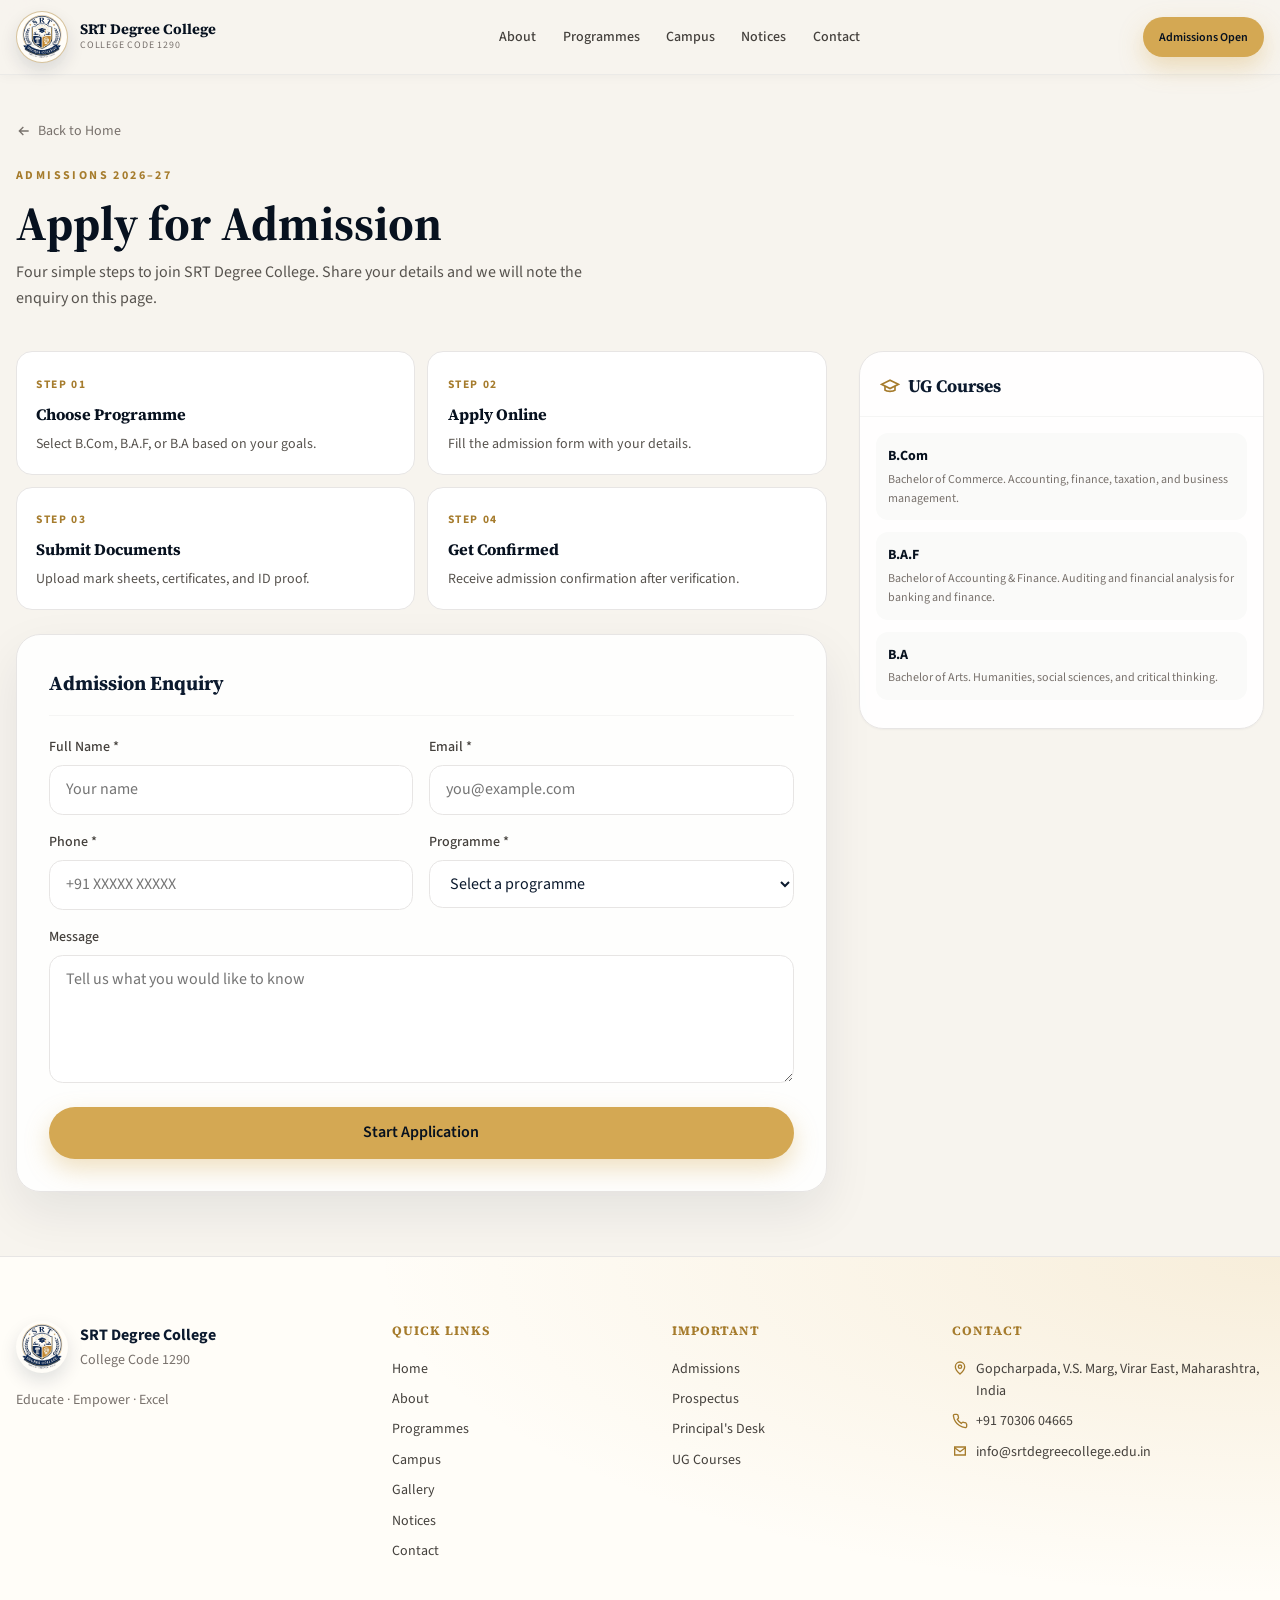
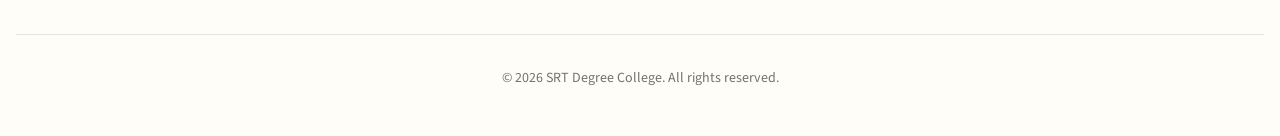
<file: admissions.html>
<!DOCTYPE html>
<html lang="en">
<head>
  <meta charset="UTF-8">
  <meta name="viewport" content="width=device-width, initial-scale=1.0">
  <title>Admissions | SRT Degree College</title>
  <meta name="description" content="Apply for admission to SRT Degree College, College Code 1290. B.Com, B.A.F, and B.A for 2026–27.">
  <link rel="icon" type="image/png" href="images/logo.png">
  <link rel="preconnect" href="https://fonts.googleapis.com">
  <link rel="preconnect" href="https://fonts.gstatic.com" crossorigin>
  <link href="https://fonts.googleapis.com/css2?family=Source+Sans+3:ital,wght@0,400;0,500;0,600;0,700;1,400&family=Source+Serif+4:opsz,wght@8..60,500;8..60,600;8..60,700&display=swap" rel="stylesheet">
  <link rel="stylesheet" href="css/style.css">
</head>
<body data-nav="solid">
  <header class="site-header is-solid" data-header>
    <div class="wrap header-inner">
      <a class="brand" href="index.html">
        <img class="brand-logo" src="images/logo.png" alt="" width="44" height="44">
        <span class="brand-copy">
          <p class="brand-name">SRT Degree College</p>
          <p class="brand-tag">College Code 1290</p>
        </span>
      </a>
      <nav class="nav-desktop" aria-label="Primary">
        <a class="nav-link" href="index.html#about">About</a>
        <a class="nav-link" href="index.html#programmes">Programmes</a>
        <a class="nav-link" href="index.html#campus">Campus</a>
        <a class="nav-link" href="index.html#notices">Notices</a>
        <a class="nav-link" href="index.html#contact">Contact</a>
      </nav>
      <div class="header-actions">
        <a class="btn btn-accent btn-sm desktop-cta" href="admissions.html">Admissions Open</a>
        <button class="menu-toggle" type="button" data-menu aria-expanded="false" aria-controls="mobile-nav" aria-label="Open menu">
          <svg viewBox="0 0 24 24" width="22" height="22" fill="none" stroke="currentColor" stroke-width="2" aria-hidden="true"><path d="M4 7h16M4 12h16M4 17h16"/></svg>
        </button>
      </div>
    </div>
    <div class="nav-mobile" id="mobile-nav" data-mobile-nav>
      <div class="nav-mobile-inner">
        <a class="nav-link" href="index.html#home">Home</a>
        <a class="nav-link" href="index.html#about">About</a>
        <a class="nav-link" href="index.html#programmes">Programmes</a>
        <a class="nav-link" href="index.html#campus">Campus</a>
        <a class="nav-link" href="index.html#notices">Notices</a>
        <a class="nav-link" href="index.html#contact">Contact</a>
        <a class="btn btn-accent btn-block" href="admissions.html">Admissions Open</a>
      </div>
    </div>
  </header>

  <main class="page">
    <div class="wrap">
      <div data-admission-thanks hidden>
        <div class="success">
          <svg viewBox="0 0 24 24" width="64" height="64" fill="none" stroke="#a67c2d" stroke-width="1.5" aria-hidden="true"><circle cx="12" cy="12" r="9"/><path d="M8 12.5l2.5 2.5L16 9"/></svg>
          <h1>Enquiry noted</h1>
          <p class="page-intro" style="margin-inline:auto;">Thank you for your interest in SRT Degree College. This form stays on the page and is not emailed. Call +91 70306 04665 to continue your application for 2026–27.</p>
          <a class="btn btn-solid" style="margin-top: 2rem;" href="index.html">Back to Home</a>
        </div>
      </div>

      <div data-admission-form>
        <a class="back-link" href="index.html">
          <svg viewBox="0 0 24 24" width="16" height="16" fill="none" stroke="currentColor" stroke-width="2" aria-hidden="true"><path d="M19 12H5M11 18l-6-6 6-6"/></svg>
          Back to Home
        </a>
        <p class="page-kicker">Admissions 2026–27</p>
        <h1>Apply for Admission</h1>
        <p class="page-intro">Four simple steps to join SRT Degree College. Share your details and we will note the enquiry on this page.</p>

        <div class="page-grid" style="margin-top: 2.5rem;">
          <div>
            <ol class="steps">
              <li class="step">
                <span>Step 01</span>
                <strong>Choose Programme</strong>
                <p>Select B.Com, B.A.F, or B.A based on your goals.</p>
              </li>
              <li class="step">
                <span>Step 02</span>
                <strong>Apply Online</strong>
                <p>Fill the admission form with your details.</p>
              </li>
              <li class="step">
                <span>Step 03</span>
                <strong>Submit Documents</strong>
                <p>Upload mark sheets, certificates, and ID proof.</p>
              </li>
              <li class="step">
                <span>Step 04</span>
                <strong>Get Confirmed</strong>
                <p>Receive admission confirmation after verification.</p>
              </li>
            </ol>

            <form class="form-card" data-admission>
              <h2 class="form-head">Admission Enquiry</h2>
              <div class="fields">
                <div class="fields fields-2">
                  <div class="field">
                    <label for="applicant-name">Full Name *</label>
                    <input id="applicant-name" name="name" required placeholder="Your name">
                  </div>
                  <div class="field">
                    <label for="applicant-email">Email *</label>
                    <input id="applicant-email" name="email" type="email" required placeholder="you@example.com">
                  </div>
                </div>
                <div class="fields fields-2">
                  <div class="field">
                    <label for="applicant-phone">Phone *</label>
                    <input id="applicant-phone" name="phone" type="tel" required placeholder="+91 XXXXX XXXXX">
                  </div>
                  <div class="field">
                    <label for="programme">Programme *</label>
                    <select id="programme" name="programme" required>
                      <option value="">Select a programme</option>
                      <option>B.Com — Bachelor of Commerce</option>
                      <option>B.A.F — Bachelor of Accounting &amp; Finance</option>
                      <option>B.A — Bachelor of Arts</option>
                    </select>
                  </div>
                </div>
                <div class="field">
                  <label for="applicant-message">Message</label>
                  <textarea id="applicant-message" name="message" rows="4" placeholder="Tell us what you would like to know"></textarea>
                </div>
                <button class="btn btn-accent btn-lg btn-block" type="submit">Start Application</button>
              </div>
            </form>
          </div>

          <aside class="doc-card" id="programmes">
            <h2>
              <svg viewBox="0 0 24 24" width="20" height="20" fill="none" stroke="#a67c2d" stroke-width="2" aria-hidden="true"><path d="M22 10L12 5 2 10l10 5 10-5z"/><path d="M6 12v5c2 2 10 2 12 0v-5"/></svg>
              UG Courses
            </h2>
            <ol class="doc-list">
              <li><strong>B.Com</strong><span>Bachelor of Commerce. Accounting, finance, taxation, and business management.</span></li>
              <li><strong>B.A.F</strong><span>Bachelor of Accounting &amp; Finance. Auditing and financial analysis for banking and finance.</span></li>
              <li><strong>B.A</strong><span>Bachelor of Arts. Humanities, social sciences, and critical thinking.</span></li>
            </ol>
          </aside>
        </div>
      </div>
    </div>
  </main>

  <footer class="site-footer">
    <div class="wrap">
      <div class="footer-grid">
        <div>
          <div class="footer-brand">
            <img class="footer-logo" src="images/logo.png" alt="" width="44" height="44">
            <div>
              <p><strong>SRT Degree College</strong></p>
              <p class="muted">College Code 1290</p>
            </div>
          </div>
          <p class="fine">Educate · Empower · Excel</p>
        </div>
        <div>
          <h4>Quick Links</h4>
          <ul>
            <li><a href="index.html#home">Home</a></li>
            <li><a href="index.html#about">About</a></li>
            <li><a href="index.html#programmes">Programmes</a></li>
            <li><a href="index.html#campus">Campus</a></li>
            <li><a href="index.html#gallery">Gallery</a></li>
            <li><a href="index.html#notices">Notices</a></li>
            <li><a href="index.html#contact">Contact</a></li>
          </ul>
        </div>
        <div>
          <h4>Important</h4>
          <ul>
            <li><a href="admissions.html">Admissions</a></li>
            <li><a href="index.html#prospectus">Prospectus</a></li>
            <li><a href="index.html#about">Principal's Desk</a></li>
            <li><a href="#programmes">UG Courses</a></li>
          </ul>
        </div>
        <div>
          <h4>Contact</h4>
          <ul>
            <li class="contact-line">
              <svg viewBox="0 0 24 24" width="16" height="16" fill="none" stroke="currentColor" stroke-width="2" aria-hidden="true"><path d="M12 21s7-6 7-11a7 7 0 1 0-14 0c0 5 7 11 7 11z"/><circle cx="12" cy="10" r="2.5"/></svg>
              <span>Gopcharpada, V.S. Marg, Virar East, Maharashtra, India</span>
            </li>
            <li class="contact-line">
              <svg viewBox="0 0 24 24" width="16" height="16" fill="none" stroke="currentColor" stroke-width="2" aria-hidden="true"><path d="M22 16.9v3a2 2 0 0 1-2.2 2 19.8 19.8 0 0 1-8.6-3.1 19.5 19.5 0 0 1-6-6A19.8 19.8 0 0 1 2.1 4.2 2 2 0 0 1 4.1 2h3a2 2 0 0 1 2 1.7c.1.9.3 1.8.6 2.6a2 2 0 0 1-.5 2.1L8 9.6a16 16 0 0 0 6 6l1.2-1.2a2 2 0 0 1 2.1-.5c.8.3 1.7.5 2.6.6a2 2 0 0 1 1.7 2z"/></svg>
              <a href="tel:+917030604665">+91 70306 04665</a>
            </li>
            <li class="contact-line">
              <svg viewBox="0 0 24 24" width="16" height="16" fill="none" stroke="currentColor" stroke-width="2" aria-hidden="true"><path d="M4 6h16v12H4z"/><path d="M4 7l8 6 8-6"/></svg>
              <a href="mailto:info@srtdegreecollege.edu.in">info@srtdegreecollege.edu.in</a>
            </li>
          </ul>
        </div>
      </div>
      <p class="legal">© <span data-year>2026</span> SRT Degree College. All rights reserved.</p>
    </div>
  </footer>
  <script src="js/main.js"></script>
</body>
</html>
</file>
<file: css/style.css>
:root {
  --cream: #f7f4ee;
  --ink: #0c1a2e;
  --navy-950: #07111f;
  --navy-900: #0c1a2e;
  --navy-800: #142d4a;
  --gold-300: #e8c06a;
  --gold-400: #d4a853;
  --gold-500: #c4922a;
  --gold-600: #a67c2d;
  --stone-200: #e7e5e4;
  --stone-400: #a8a29e;
  --stone-500: #78716c;
  --stone-600: #57534e;
  --stone-700: #44403c;
  --white: #ffffff;
  --shadow: 0 20px 50px rgba(12, 26, 46, 0.08);
  --radius: 1.5rem;
  --header-h: 5.5rem;
  --font-body: "Source Sans 3", system-ui, sans-serif;
  --font-display: "Source Serif 4", Georgia, serif;
}

*,
*::before,
*::after {
  box-sizing: border-box;
}

html {
  scroll-behavior: smooth;
  scroll-padding-top: 5.5rem;
}

body {
  margin: 0;
  background: var(--cream);
  color: var(--ink);
  font-family: var(--font-body);
  line-height: 1.6;
  -webkit-font-smoothing: antialiased;
}

img {
  max-width: 100%;
  display: block;
}

a {
  color: inherit;
  text-decoration: none;
}

button,
input,
textarea,
select {
  font: inherit;
}

::selection {
  background: rgba(212, 168, 83, 0.3);
  color: var(--ink);
}

.wrap {
  width: min(80rem, calc(100% - 2rem));
  margin-inline: auto;
}

.section {
  position: relative;
  padding: 5rem 0;
}

.section-label {
  display: inline-flex;
  align-items: center;
  gap: 0.6rem;
  color: #a67c2d;
  font-size: 0.75rem;
  font-weight: 700;
  letter-spacing: 0.2em;
  text-transform: uppercase;
}

.section-label::before {
  content: "";
  width: 2rem;
  height: 1px;
  background: linear-gradient(to right, #d4a853, transparent);
}

.section-title {
  margin: 0.75rem 0 0;
  font-family: var(--font-display);
  font-size: clamp(2rem, 4vw, 3.25rem);
  line-height: 1.05;
  letter-spacing: -0.015em;
  color: var(--navy-950);
}

.center {
  text-align: center;
}

.lead {
  max-width: 40rem;
  margin: 1rem auto 0;
  color: var(--stone-600);
}

.btn {
  display: inline-flex;
  align-items: center;
  justify-content: center;
  gap: 0.5rem;
  min-height: 2.75rem;
  padding: 0.65rem 1.5rem;
  border: 0;
  border-radius: 999px;
  font-size: 0.875rem;
  font-weight: 600;
  cursor: pointer;
  transition: transform 0.2s ease, filter 0.2s ease, background 0.2s ease;
}

.btn:hover {
  transform: translateY(-2px);
}

.btn-accent {
  color: var(--navy-950);
  background: var(--gold-400);
  box-shadow: 0 10px 24px rgba(212, 168, 83, 0.35);
}

.btn-accent:hover {
  filter: brightness(1.08);
}

.btn-solid {
  color: white;
  background: var(--navy-900);
  box-shadow: 0 10px 24px rgba(12, 26, 46, 0.2);
}

.btn-outline {
  color: var(--navy-900);
  background: rgba(255, 255, 255, 0.82);
  border: 1px solid rgba(12, 26, 46, 0.16);
}

.btn-lg {
  min-height: 3.25rem;
  padding-inline: 2rem;
  font-size: 1rem;
}

.btn-sm {
  min-height: 2.25rem;
  padding-inline: 1rem;
  font-size: 0.75rem;
}

.btn-block {
  width: 100%;
}

.site-header {
  position: fixed;
  inset: 0 0 auto;
  z-index: 50;
  padding: 1.15rem 0;
  transition: background 0.4s ease, box-shadow 0.4s ease, padding 0.4s ease, border-color 0.4s ease;
}

.site-header.is-scrolled,
.site-header.is-solid {
  padding: 0.7rem 0;
  background: rgba(247, 244, 238, 0.92);
  border-bottom: 1px solid rgba(231, 229, 228, 0.7);
  box-shadow: 0 1px 12px rgba(0, 0, 0, 0.04);
  backdrop-filter: blur(18px);
}

.header-inner {
  display: flex;
  align-items: center;
  justify-content: space-between;
  gap: 1rem;
}

.brand {
  display: flex;
  align-items: center;
  gap: 0.75rem;
}

.brand-mark {
  position: relative;
  display: grid;
  place-items: center;
  width: 2.75rem;
  height: 2.75rem;
  overflow: hidden;
  border-radius: 1rem;
  background: linear-gradient(to bottom right, var(--navy-900), var(--navy-800));
  color: var(--gold-300);
  font-family: var(--font-display);
  font-size: 0.85rem;
  font-weight: 700;
  box-shadow: 0 10px 20px rgba(12, 26, 46, 0.28);
}

.brand-mark::after {
  content: "";
  position: absolute;
  inset: 0;
  background: linear-gradient(to top right, rgba(212, 168, 83, 0.22), transparent);
}

.brand-name,
.brand-tag {
  margin: 0;
  transition: color 0.3s ease;
}

.brand-name {
  font-family: var(--font-display);
  font-size: 0.9rem;
  font-weight: 700;
  line-height: 1.15;
  color: var(--navy-950);
}

.brand-tag {
  font-size: 0.62rem;
  letter-spacing: 0.08em;
  text-transform: uppercase;
  color: var(--stone-500);
}

.site-header.is-scrolled .brand-name,
.site-header.is-solid .brand-name {
  color: var(--navy-950);
}

.site-header.is-scrolled .brand-tag,
.site-header.is-solid .brand-tag {
  color: var(--stone-500);
}

.nav-desktop {
  display: none;
  align-items: center;
  gap: 0.15rem;
}

.nav-link {
  border: 0;
  background: transparent;
  color: var(--stone-700);
  border-radius: 999px;
  padding: 0.5rem 1rem;
  font-size: 0.875rem;
  font-weight: 500;
  cursor: pointer;
}

.site-header.is-scrolled .nav-link,
.site-header.is-solid .nav-link {
  color: var(--stone-700);
}

.nav-link:hover {
  background: rgba(12, 26, 46, 0.06);
}

.site-header.is-scrolled .nav-link:hover,
.site-header.is-solid .nav-link:hover {
  background: rgba(12, 26, 46, 0.06);
}

.header-actions {
  display: flex;
  align-items: center;
  gap: 0.75rem;
}

.menu-toggle {
  display: grid;
  place-items: center;
  width: 2.5rem;
  height: 2.5rem;
  border: 0;
  border-radius: 0.75rem;
  background: transparent;
  color: var(--navy-950);
  cursor: pointer;
}

.site-header.is-scrolled .menu-toggle,
.site-header.is-solid .menu-toggle {
  color: var(--navy-950);
}

.nav-mobile {
  display: none;
  overflow: hidden;
  border-top: 1px solid rgba(231, 229, 228, 0.7);
  background: rgba(247, 244, 238, 0.96);
  backdrop-filter: blur(16px);
}

.nav-mobile.is-open {
  display: block;
}

.nav-mobile-inner {
  display: flex;
  flex-direction: column;
  gap: 0.25rem;
  padding: 1rem 1rem 1.25rem;
}

.nav-mobile .nav-link {
  color: var(--stone-700);
  text-align: left;
  border-radius: 0.75rem;
  padding: 0.75rem 1rem;
}

.desktop-only,
.brand-copy,
.desktop-cta {
  display: none;
}

.hero {
  position: relative;
  display: flex;
  align-items: center;
  min-height: 100vh;
  overflow: hidden;
  background: var(--cream);
  color: var(--navy-950);
}

.hero-media,
.hero-shade {
  position: absolute;
  inset: 0;
}

.hero-media img {
  width: 100%;
  height: 100%;
  object-fit: cover;
  opacity: 0.28;
  mix-blend-mode: multiply;
  animation: drift 28s ease-in-out infinite alternate;
}

.hero-shade {
  background:
    radial-gradient(circle at 78% 18%, rgba(212, 168, 83, 0.28), transparent 36%),
    linear-gradient(to right, rgba(247, 244, 238, 0.94), rgba(247, 244, 238, 0.78) 48%, rgba(247, 244, 238, 0.88));
}

.hero-grid {
  position: relative;
  z-index: 1;
  display: grid;
  gap: 3rem;
  padding: 8rem 0 6rem;
}

.eyebrow {
  display: inline-flex;
  align-items: center;
  gap: 0.45rem;
  margin-bottom: 1.5rem;
  padding: 0.35rem 0.9rem;
  border: 1px solid rgba(166, 124, 45, 0.35);
  border-radius: 999px;
  background: rgba(212, 168, 83, 0.16);
  color: var(--gold-600);
  font-size: 0.72rem;
  font-weight: 700;
  letter-spacing: 0.18em;
  text-transform: uppercase;
}

.hero h1 {
  margin: 0;
  font-family: var(--font-display);
  font-size: clamp(3rem, 8vw, 4.6rem);
  font-weight: 700;
  line-height: 0.95;
  letter-spacing: -0.015em;
}

.gradient-text {
  display: block;
  background: linear-gradient(to right, #a67c2d, #d4a853, #8a6420);
  -webkit-background-clip: text;
  background-clip: text;
  color: transparent;
}

.hero-copy {
  max-width: 32rem;
  margin-top: 1.5rem;
  color: var(--stone-600);
  font-size: 1.05rem;
}

.hero-actions {
  display: flex;
  flex-wrap: wrap;
  gap: 1rem;
  margin-top: 2.5rem;
}

.stat-panel {
  display: none;
  position: relative;
}

.stat-panel-glow {
  position: absolute;
  inset: -1rem;
  border-radius: 1.75rem;
  background: linear-gradient(to bottom right, rgba(212, 168, 83, 0.35), rgba(255, 255, 255, 0.2));
  filter: blur(24px);
}

.stat-panel-card {
  position: relative;
  padding: 0.25rem;
  border: 1px solid rgba(12, 26, 46, 0.08);
  border-radius: 1.5rem;
  background: rgba(255, 255, 255, 0.86);
  box-shadow: var(--shadow);
}

.mini-stats {
  display: grid;
  grid-template-columns: 1fr 1fr;
  gap: 0.25rem;
}

.mini-stat {
  padding: 1.5rem;
  border-radius: 1.15rem;
  background: #fbf6ea;
  text-align: center;
}

.mini-stat strong {
  display: block;
  font-family: var(--font-display);
  font-size: 1.9rem;
  color: var(--navy-950);
}

.mini-stat span {
  display: block;
  margin-top: 0.25rem;
  color: var(--stone-500);
  font-size: 0.72rem;
  letter-spacing: 0.12em;
  text-transform: uppercase;
}

.scroll-cue {
  position: absolute;
  bottom: 2rem;
  left: 50%;
  z-index: 1;
  width: 1.5rem;
  height: 2.5rem;
  border: 2px solid rgba(12, 26, 46, 0.25);
  border-radius: 999px;
  transform: translateX(-50%);
}

.scroll-cue span {
  display: block;
  width: 0.25rem;
  height: 0.5rem;
  margin: 0.3rem auto 0;
  border-radius: 999px;
  background: var(--gold-500);
  animation: bob 2s ease-in-out infinite;
}

.marquee {
  overflow: hidden;
  border-block: 1px solid rgba(12, 26, 46, 0.1);
  background: linear-gradient(to right, #fbf6ea, var(--cream), #eef2f7);
  padding: 0.75rem 0;
}

.marquee-track {
  display: flex;
  width: max-content;
  animation: marquee 40s linear infinite;
}

.marquee-item {
  display: inline-flex;
  align-items: center;
  gap: 0.75rem;
  margin-inline: 2rem;
  color: var(--navy-900);
  font-size: 0.9rem;
  font-weight: 600;
  white-space: nowrap;
}

.dot {
  width: 0.4rem;
  height: 0.4rem;
  border-radius: 50%;
  background: var(--gold-500);
  animation: pulse 2s ease-in-out infinite;
}

.about-intro {
  max-width: 40rem;
  margin-bottom: 4rem;
}

.about-intro p {
  margin: 1rem 0 0;
  color: var(--stone-600);
  font-size: 1.125rem;
}

.glow {
  position: absolute;
  border-radius: 50%;
  filter: blur(60px);
  pointer-events: none;
}

.glow-navy {
  top: 0;
  right: 0;
  width: 24rem;
  height: 24rem;
  background: rgba(180, 198, 224, 0.5);
}

.glow-gold {
  bottom: 0;
  left: 0;
  width: 16rem;
  height: 16rem;
  background: rgba(232, 192, 106, 0.42);
}

.stats {
  display: grid;
  gap: 2rem;
  margin-bottom: 4rem;
  padding: 2rem;
  border: 1px solid var(--stone-200);
  border-radius: var(--radius);
  background: white;
  box-shadow: var(--shadow);
  text-align: center;
  color: var(--navy-950);
}

.stat-value {
  margin: 0;
  font-family: var(--font-display);
  font-size: clamp(3rem, 6vw, 3.75rem);
  line-height: 1;
  color: var(--navy-950);
}

.stat-label {
  margin: 0.5rem 0 0;
  color: var(--stone-500);
  font-size: 0.8rem;
  font-weight: 600;
  letter-spacing: 0.18em;
  text-transform: uppercase;
}

.icon {
  width: 2.25rem;
  height: 2.25rem;
  color: var(--gold-400);
}

.icon-sm {
  width: 1.15rem;
  height: 1.15rem;
}

.about-grid {
  display: grid;
  gap: 1rem;
}

.about-card {
  position: relative;
  min-height: 16rem;
  overflow: hidden;
  border-radius: var(--radius);
}

.about-card img {
  position: absolute;
  inset: 0;
  width: 100%;
  height: 100%;
  object-fit: cover;
  transition: transform 0.7s ease;
}

.about-card:hover img {
  transform: scale(1.08);
}

.about-card-shade {
  position: absolute;
  inset: 0;
  background: linear-gradient(to top, rgba(247, 244, 238, 0.96), rgba(247, 244, 238, 0.78) 46%, rgba(247, 244, 238, 0.15));
}

.about-card-body {
  position: absolute;
  inset: auto 0 0;
  padding: 1.5rem;
}

.about-card h3 {
  margin: 0;
  font-family: var(--font-display);
  font-size: 1.35rem;
  color: var(--navy-950);
}

.about-card p {
  max-width: 36rem;
  margin: 0.5rem 0 0;
  color: var(--stone-700);
  font-size: 0.95rem;
}

.tabs {
  display: flex;
  flex-wrap: wrap;
  justify-content: center;
  gap: 0.35rem;
  width: min(40rem, 100%);
  margin: 0 auto 2rem;
  padding: 0.35rem;
  border-radius: 999px;
  background: white;
  box-shadow: var(--shadow);
}

.tab {
  display: inline-flex;
  align-items: center;
  gap: 0.4rem;
  border: 0;
  border-radius: 999px;
  background: transparent;
  color: var(--stone-600);
  padding: 0.7rem 1rem;
  cursor: pointer;
}

.tab.is-active {
  background: var(--navy-900);
  color: white;
}

.tab-text {
  display: none;
}

.panel {
  display: none;
  overflow: hidden;
  border: 1px solid var(--stone-200);
  border-radius: var(--radius);
  background: rgba(255, 255, 255, 0.92);
  box-shadow: var(--shadow);
}

.panel.is-active {
  display: block;
}

.panel-head {
  display: flex;
  align-items: center;
  gap: 1rem;
  padding: 2rem;
  color: white;
}

.panel-head h3 {
  margin: 0;
  font-family: var(--font-display);
  font-size: clamp(1.5rem, 3vw, 1.9rem);
}

.panel-icon {
  display: grid;
  place-items: center;
  width: 3.25rem;
  height: 3.25rem;
  border-radius: 1rem;
  background: rgba(255, 255, 255, 0.2);
}

.tone-navy { background: linear-gradient(to right, #f8f1e3, #e7eef6); color: var(--navy-950); }
.tone-gold { background: linear-gradient(to right, #f8e7c0, #e8c06a); color: var(--navy-950); }
.tone-slate { background: linear-gradient(to right, #f7f4ee, #e7e5e4); color: var(--navy-950); }

.panel-body {
  padding: 2rem;
}

.panel-body p {
  margin: 0;
  color: var(--stone-600);
  font-size: 1.05rem;
}

.chips {
  display: flex;
  flex-wrap: wrap;
  gap: 0.75rem;
  margin-top: 2rem;
}

.chip {
  border: 1px solid #e4d3ae;
  border-radius: 999px;
  background: #f8f1e3;
  color: #0c1a2e;
  padding: 0.45rem 1rem;
  font-size: 0.875rem;
  font-weight: 500;
}

.cards {
  display: grid;
  gap: 1.5rem;
}

.event-card {
  overflow: hidden;
  border: 1px solid var(--stone-200);
  border-radius: var(--radius);
  background: rgba(255, 255, 255, 0.92);
  box-shadow: 0 1px 2px rgba(0, 0, 0, 0.04);
  transition: transform 0.25s ease, box-shadow 0.25s ease;
}

.event-card:hover {
  transform: translateY(-4px);
  box-shadow: 0 18px 40px rgba(12, 26, 46, 0.12);
}

.event-media {
  position: relative;
  aspect-ratio: 4 / 3;
  overflow: hidden;
}

.event-media img {
  width: 100%;
  height: 100%;
  object-fit: cover;
  transition: transform 0.7s ease;
}

.event-card:hover img {
  transform: scale(1.05);
}

.event-media::after {
  content: "";
  position: absolute;
  inset: 0;
  background: linear-gradient(to top, rgba(247, 244, 238, 0.2), transparent 45%);
}

.badge {
  position: absolute;
  top: 1rem;
  left: 1rem;
  z-index: 1;
  border-radius: 999px;
  background: white;
  color: var(--navy-900);
  padding: 0.25rem 0.7rem;
  font-size: 0.72rem;
  font-weight: 700;
  letter-spacing: 0.04em;
  text-transform: capitalize;
}

.event-body {
  padding: 1.5rem;
}

.event-date {
  display: flex;
  align-items: center;
  gap: 0.4rem;
  margin-bottom: 0.5rem;
  color: var(--stone-500);
  font-size: 0.75rem;
}

.event-body h3 {
  margin: 0;
  font-family: var(--font-display);
  color: var(--navy-950);
}

.event-body p {
  display: -webkit-box;
  margin: 0.5rem 0 0;
  overflow: hidden;
  color: var(--stone-600);
  font-size: 0.9rem;
  -webkit-line-clamp: 3;
  -webkit-box-orient: vertical;
}

.gallery {
  background: linear-gradient(180deg, #fbf6ea, var(--cream));
  color: var(--navy-950);
}

.gallery .section-title {
  color: var(--navy-950);
}

.masonry {
  columns: 1;
  column-gap: 1rem;
}

.shot {
  position: relative;
  display: block;
  width: 100%;
  margin: 0 0 1rem;
  padding: 0;
  border: 0;
  break-inside: avoid;
  overflow: hidden;
  border-radius: 1rem;
  background: transparent;
  cursor: pointer;
}

.shot img {
  width: 100%;
  height: auto;
  transition: transform 0.5s ease;
}

.shot:hover img,
.shot:focus-visible img {
  transform: scale(1.05);
}

.shot-meta {
  position: absolute;
  inset: auto 0 0;
  display: flex;
  align-items: center;
  justify-content: space-between;
  padding: 1rem;
  background: linear-gradient(to top, rgba(0, 0, 0, 0.7), transparent);
  color: white;
  opacity: 0;
  transition: opacity 0.25s ease;
}

.shot:hover .shot-meta,
.shot:focus-visible .shot-meta {
  opacity: 1;
}

.shot-meta p {
  margin: 0;
  font-size: 0.9rem;
  font-weight: 600;
}

.lightbox {
  position: fixed;
  inset: 0;
  z-index: 100;
  display: none;
  align-items: center;
  justify-content: center;
  padding: 1rem;
  background: rgba(0, 0, 0, 0.9);
  backdrop-filter: blur(6px);
}

.lightbox.is-open {
  display: flex;
}

.lightbox-card {
  width: min(56rem, 100%);
  overflow: hidden;
  border-radius: 1rem;
  background: var(--navy-950);
}

.lightbox-card img {
  width: 100%;
  max-height: 80vh;
  object-fit: contain;
  background: black;
}

.lightbox-card div {
  padding: 1rem 1.25rem 1.25rem;
  color: white;
}

.lightbox-card h3 {
  margin: 0;
  font-family: var(--font-display);
}

.lightbox-card p {
  margin: 0.35rem 0 0;
  color: rgba(255, 255, 255, 0.7);
  font-size: 0.9rem;
}

.lightbox-close {
  position: absolute;
  top: 1rem;
  right: 1rem;
  display: grid;
  place-items: center;
  width: 2.75rem;
  height: 2.75rem;
  border: 0;
  border-radius: 999px;
  background: rgba(255, 255, 255, 0.12);
  color: white;
  cursor: pointer;
}

.empty-card {
  max-width: 28rem;
  margin-inline: auto;
  padding: 3rem 1.5rem;
  border: 1px dashed var(--stone-200);
  border-radius: var(--radius);
  background: rgba(255, 255, 255, 0.72);
  text-align: center;
}

.empty-card h3 {
  margin: 0;
  font-family: var(--font-display);
  font-size: 1.2rem;
  color: var(--navy-950);
}

.empty-card p {
  margin: 0.5rem 0 0;
  color: var(--stone-500);
  font-size: 0.9rem;
}

.contact-grid,
.page-grid {
  display: grid;
  gap: 2rem;
}

.info-card,
.form-card,
.doc-card {
  border: 1px solid var(--stone-200);
  background: rgba(255, 255, 255, 0.9);
  box-shadow: 0 1px 2px rgba(0, 0, 0, 0.04);
}

.info-card {
  display: flex;
  gap: 1rem;
  margin-bottom: 1rem;
  padding: 1.25rem;
  border-radius: 1rem;
}

.info-icon {
  display: grid;
  place-items: center;
  flex: 0 0 2.75rem;
  width: 2.75rem;
  height: 2.75rem;
  border-radius: 0.75rem;
  background: rgba(12, 26, 46, 0.06);
  color: var(--navy-800);
}

.info-card span {
  display: block;
  color: var(--stone-400);
  font-size: 0.72rem;
  font-weight: 700;
  letter-spacing: 0.08em;
  text-transform: uppercase;
}

.info-card p,
.info-card a {
  margin: 0.25rem 0 0;
  color: var(--stone-700);
  font-size: 0.9rem;
}

.info-card a:hover {
  color: var(--navy-800);
}

.form-card {
  padding: 2rem;
  border-radius: var(--radius);
  box-shadow: var(--shadow);
}

.fields {
  display: grid;
  gap: 1rem;
}

.field label {
  display: block;
  margin-bottom: 0.4rem;
  color: var(--stone-700);
  font-size: 0.875rem;
  font-weight: 500;
}

.field input,
.field textarea,
.field select {
  width: 100%;
  min-height: 2.75rem;
  padding: 0.7rem 1rem;
  border: 1px solid var(--stone-200);
  border-radius: 0.85rem;
  background: white;
  color: var(--ink);
}

.field textarea {
  min-height: 8rem;
  resize: vertical;
}

.field input:focus,
.field textarea:focus,
.field select:focus {
  outline: 2px solid rgba(212, 168, 83, 0.55);
  border-color: transparent;
}

.hp {
  position: absolute;
  left: -9999px;
  height: 0;
  overflow: hidden;
}

.notice {
  display: none;
  margin-bottom: 1rem;
  padding: 0.9rem 1rem;
  border-radius: 0.9rem;
  font-size: 0.9rem;
}

.notice.is-visible {
  display: block;
}

.notice-ok {
  background: #f8f1e3;
  color: #0c1a2e;
}

.notice-err {
  background: #fef2f2;
  color: #991b1b;
}

.page {
  padding: 7.5rem 0 4rem;
}

.back-link {
  display: inline-flex;
  align-items: center;
  gap: 0.4rem;
  margin-bottom: 1.5rem;
  color: var(--stone-500);
  font-size: 0.875rem;
}

.back-link:hover {
  color: var(--navy-800);
}

.page-kicker {
  margin: 0;
  color: #a67c2d;
  font-size: 0.75rem;
  font-weight: 700;
  letter-spacing: 0.2em;
  text-transform: uppercase;
}

.page h1 {
  margin: 0.75rem 0 0;
  font-family: var(--font-display);
  font-size: clamp(2.2rem, 5vw, 3rem);
  line-height: 1.05;
  color: var(--navy-950);
}

.page-intro {
  max-width: 36rem;
  margin: 0.75rem 0 0;
  color: var(--stone-600);
}

.doc-card {
  border-radius: var(--radius);
  overflow: hidden;
}

.doc-card h2 {
  display: flex;
  align-items: center;
  gap: 0.5rem;
  margin: 0;
  padding: 1.25rem 1.25rem 1rem;
  border-bottom: 1px solid #f5f5f4;
  font-family: var(--font-display);
  font-size: 1.1rem;
}

.doc-list {
  margin: 0;
  padding: 1rem;
  list-style: none;
}

.doc-list li {
  margin-bottom: 0.75rem;
  padding: 0.75rem;
  border-radius: 0.75rem;
  background: #fafaf9;
}

.doc-list strong {
  display: block;
  color: var(--navy-950);
  font-size: 0.875rem;
}

.doc-list span {
  display: block;
  margin-top: 0.15rem;
  color: var(--stone-500);
  font-size: 0.75rem;
}

.success {
  max-width: 40rem;
  margin: 4rem auto;
  text-align: center;
}

.success h1 {
  margin-top: 1rem;
}

.form-head {
  margin: 0 0 1.25rem;
  padding-bottom: 1rem;
  border-bottom: 1px solid #f5f5f4;
  font-family: var(--font-display);
  font-size: 1.25rem;
}

.site-footer {
  position: relative;
  overflow: hidden;
  background: #fffdf8;
  color: var(--navy-900);
  border-top: 1px solid var(--stone-200);
}

.site-footer::before {
  content: "";
  position: absolute;
  inset: 0;
  background: radial-gradient(ellipse at top right, rgba(212, 168, 83, 0.18), transparent 50%);
}

.footer-grid {
  position: relative;
  display: grid;
  gap: 2.5rem;
  padding: 4rem 0 2rem;
}

.footer-brand {
  display: flex;
  align-items: center;
  gap: 0.75rem;
  margin-bottom: 1rem;
}

.footer-mark {
  display: grid;
  place-items: center;
  width: 2.75rem;
  height: 2.75rem;
  border-radius: 1rem;
  background: linear-gradient(to bottom right, var(--gold-400), var(--gold-600));
  color: var(--navy-950);
  font-family: var(--font-display);
  font-size: 0.85rem;
  font-weight: 700;
}

.footer-brand p {
  margin: 0;
}

.footer-brand .muted,
.fine {
  color: var(--stone-500);
  font-size: 0.875rem;
}

.site-footer h4 {
  margin: 0 0 1rem;
  color: var(--gold-600);
  font-family: var(--font-display);
  font-size: 0.8rem;
  letter-spacing: 0.08em;
  text-transform: uppercase;
}

.site-footer ul {
  margin: 0;
  padding: 0;
  list-style: none;
}

.site-footer li {
  margin-bottom: 0.5rem;
}

.site-footer a,
.site-footer li {
  color: var(--stone-700);
  font-size: 0.875rem;
}

.site-footer a:hover {
  color: var(--gold-600);
}

.contact-line {
  display: flex;
  gap: 0.5rem;
}

.contact-line svg {
  flex: 0 0 1rem;
  margin-top: 0.15rem;
  color: var(--gold-600);
}

.legal {
  position: relative;
  margin-top: 2rem;
  padding: 2rem 0;
  border-top: 1px solid var(--stone-200);
  color: var(--stone-500);
  font-size: 0.875rem;
  text-align: center;
}

@media (min-width: 640px) {
  .stats,
  .cards {
    grid-template-columns: 1fr 1fr;
  }

  .fields-2 {
    grid-template-columns: 1fr 1fr;
  }

  .tab-text {
    display: inline;
  }

  .brand-copy {
    display: block;
  }

  .desktop-cta {
    display: inline-flex;
  }
}

@media (min-width: 768px) {
  .about-grid {
    grid-template-columns: 1fr 1fr;
    grid-auto-rows: 15rem;
  }

  .about-card--large {
    grid-column: span 2;
    grid-row: span 2;
    min-height: 31rem;
  }

  .footer-grid {
    grid-template-columns: 1fr 1fr;
  }

  .masonry {
    columns: 2;
  }
}

@media (min-width: 1024px) {
  .nav-desktop,
  .desktop-only {
    display: flex;
  }

  .menu-toggle,
  .nav-mobile {
    display: none;
  }

  .hero-grid {
    grid-template-columns: 1.1fr 0.9fr;
    align-items: center;
  }

  .stat-panel {
    display: block;
  }

  .stats,
  .cards {
    grid-template-columns: repeat(3, 1fr);
  }

  .about-grid {
    grid-template-columns: 1fr 1fr 1fr;
  }

  .contact-grid {
    grid-template-columns: 2fr 3fr;
  }

  .page-grid {
    grid-template-columns: 2fr 1fr;
    align-items: start;
  }

  .doc-card {
    position: sticky;
    top: 6rem;
  }

  .footer-grid {
    grid-template-columns: 1.4fr 1fr 1fr 1.3fr;
  }

  .masonry {
    columns: 3;
  }
}

@media (min-width: 1280px) {
  .masonry {
    columns: 4;
  }
}

@keyframes marquee {
  from { transform: translateX(0); }
  to { transform: translateX(-50%); }
}

@keyframes bob {
  0%, 100% { transform: translateY(0); }
  50% { transform: translateY(8px); }
}

@keyframes pulse {
  0%, 100% { transform: scale(1); }
  50% { transform: scale(1.35); }
}

@keyframes drift {
  from { transform: scale(1); }
  to { transform: scale(1.08); }
}

.brand-logo,
.footer-logo {
  width: 3.25rem;
  height: 3.25rem;
  object-fit: contain;
  border-radius: 50%;
  background: #fffdf8;
  padding: 0.12rem;
  box-shadow: 0 8px 18px rgba(12, 26, 46, 0.12);
}

.brand-logo {
  border: 1px solid rgba(166, 124, 45, 0.45);
}

.mini-motto {
  display: block;
  font-family: var(--font-display);
  font-size: 0.95rem;
  font-style: normal;
  font-weight: 700;
  line-height: 1.35;
  color: var(--gold-600);
}

.copy-card {
  display: flex;
  flex-direction: column;
  justify-content: flex-end;
  min-height: 16rem;
  height: 100%;
  padding: 1.5rem;
  border: 1px solid var(--stone-200);
  border-radius: var(--radius);
  background: white;
  box-shadow: var(--shadow);
}

.copy-card h3 {
  margin: 0;
  font-family: var(--font-display);
  font-size: 1.35rem;
  color: var(--navy-950);
}

.copy-card p,
.copy-card li {
  margin: 0.6rem 0 0;
  color: var(--stone-600);
  font-size: 0.95rem;
}

.copy-card--navy {
  border-color: #e4d3ae;
  background: #fbf6ea;
}

.copy-card--navy h3 {
  color: var(--navy-950);
}

.copy-card--navy p,
.copy-card--navy li {
  color: var(--stone-700);
}

.card-tag {
  margin: 0 0 0.75rem;
  color: var(--gold-600);
  font-size: 0.72rem;
  font-weight: 700;
  letter-spacing: 0.16em;
  text-transform: uppercase;
}

.copy-card--navy .card-tag {
  color: var(--gold-600);
}

.check-list {
  margin: 0.35rem 0 0;
  padding: 0;
  list-style: none;
}

.check-list li {
  position: relative;
  margin: 0.45rem 0 0;
  padding-left: 1.1rem;
}

.check-list li::before {
  content: "";
  position: absolute;
  top: 0.55rem;
  left: 0;
  width: 0.4rem;
  height: 0.4rem;
  border-radius: 50%;
  background: var(--gold-400);
}

.message-block {
  margin-top: 2.5rem;
}

.message-switch {
  display: flex;
  gap: 0.35rem;
  width: fit-content;
  padding: 0.35rem;
  border-radius: 999px;
  background: white;
  box-shadow: var(--shadow);
}

.message-switch button {
  border: 0;
  border-radius: 999px;
  background: transparent;
  color: var(--stone-600);
  padding: 0.65rem 1.15rem;
  font-weight: 600;
  cursor: pointer;
}

.message-switch button.is-active {
  background: var(--navy-900);
  color: white;
}

.message-panel {
  display: none;
  margin-top: 1rem;
  padding: 2rem;
  border: 1px solid var(--stone-200);
  border-radius: var(--radius);
  background: white;
  box-shadow: var(--shadow);
}

.message-panel.is-active {
  display: block;
}

.message-panel blockquote {
  margin: 0;
}

.message-panel p {
  margin: 0;
  color: var(--navy-900);
  font-family: var(--font-display);
  font-size: clamp(1.2rem, 2vw, 1.55rem);
  line-height: 1.35;
  letter-spacing: -0.01em;
}

.message-panel footer {
  margin-top: 1.25rem;
  color: var(--stone-500);
  font-size: 0.85rem;
  font-weight: 600;
}

.prospectus {
  padding: 4.5rem 0;
  background:
    radial-gradient(circle at 88% 18%, rgba(255, 255, 255, 0.28), transparent 34%),
    linear-gradient(120deg, #c4922a, #e8c06a);
  color: var(--navy-950);
}

.prospectus-inner {
  display: flex;
  flex-wrap: wrap;
  align-items: center;
  justify-content: space-between;
  gap: 2rem;
}

.prospectus-kicker {
  margin: 0;
  font-size: 0.75rem;
  font-weight: 700;
  letter-spacing: 0.2em;
  text-transform: uppercase;
}

.prospectus h2 {
  margin: 0.6rem 0 0;
  font-family: var(--font-display);
  font-size: clamp(2rem, 4vw, 3rem);
  line-height: 1.05;
  letter-spacing: -0.015em;
}

.prospectus-copy {
  max-width: 34rem;
  margin: 0.75rem 0 0;
}

.btn-navy {
  color: var(--gold-300);
  background: var(--navy-950);
  box-shadow: 0 10px 24px rgba(7, 17, 31, 0.22);
}

.prospectus .notice {
  flex-basis: 100%;
  margin: 0;
}

.circulars {
  display: grid;
  gap: 1.5rem;
}

.circular {
  padding: 1.75rem;
  border: 1px solid var(--stone-200);
  border-radius: var(--radius);
  background: rgba(255, 255, 255, 0.92);
  box-shadow: var(--shadow);
}

.circular time {
  display: block;
  font-family: var(--font-display);
  font-size: 2rem;
  line-height: 1;
  color: var(--navy-950);
}

.circular time span {
  display: block;
  margin-top: 0.35rem;
  color: var(--gold-600);
  font-family: var(--font-body);
  font-size: 0.72rem;
  font-weight: 700;
  letter-spacing: 0.16em;
  text-transform: uppercase;
}

.circular h3 {
  margin: 1rem 0 0;
  font-family: var(--font-display);
  color: var(--navy-950);
}

.circular p {
  margin: 0.5rem 0 0;
  color: var(--stone-600);
  font-size: 0.95rem;
}

.circular a {
  display: inline-block;
  margin-top: 1rem;
  color: var(--navy-800);
  font-size: 0.875rem;
  font-weight: 600;
}

.circular a:hover {
  color: var(--gold-600);
}

.gallery .lead {
  color: var(--stone-600);
}

.gallery .section-label {
  color: var(--gold-600);
}

.gallery .section-label::before {
  background: linear-gradient(to right, var(--gold-500), transparent);
}

.steps {
  display: grid;
  gap: 0.75rem;
  margin: 0 0 1.5rem;
  padding: 0;
  list-style: none;
}

.step {
  padding: 1.15rem 1.2rem;
  border: 1px solid var(--stone-200);
  border-radius: 1rem;
  background: white;
}

.step span {
  color: var(--gold-600);
  font-size: 0.72rem;
  font-weight: 700;
  letter-spacing: 0.14em;
  text-transform: uppercase;
}

.step strong {
  display: block;
  margin-top: 0.35rem;
  font-family: var(--font-display);
  color: var(--navy-950);
}

.step p {
  margin: 0.35rem 0 0;
  color: var(--stone-600);
  font-size: 0.875rem;
}

.tone-gold .panel-icon {
  color: var(--navy-950);
}

@media (min-width: 640px) {
  .steps,
  .circulars {
    grid-template-columns: 1fr 1fr;
  }
}

@media (min-width: 768px) {
  .about-grid {
    grid-auto-rows: minmax(16rem, auto);
  }
}

@media (min-width: 1024px) {
  .circulars {
    grid-template-columns: repeat(3, 1fr);
  }

  .nav-link {
    padding-inline: 0.75rem;
  }
}
</file>
